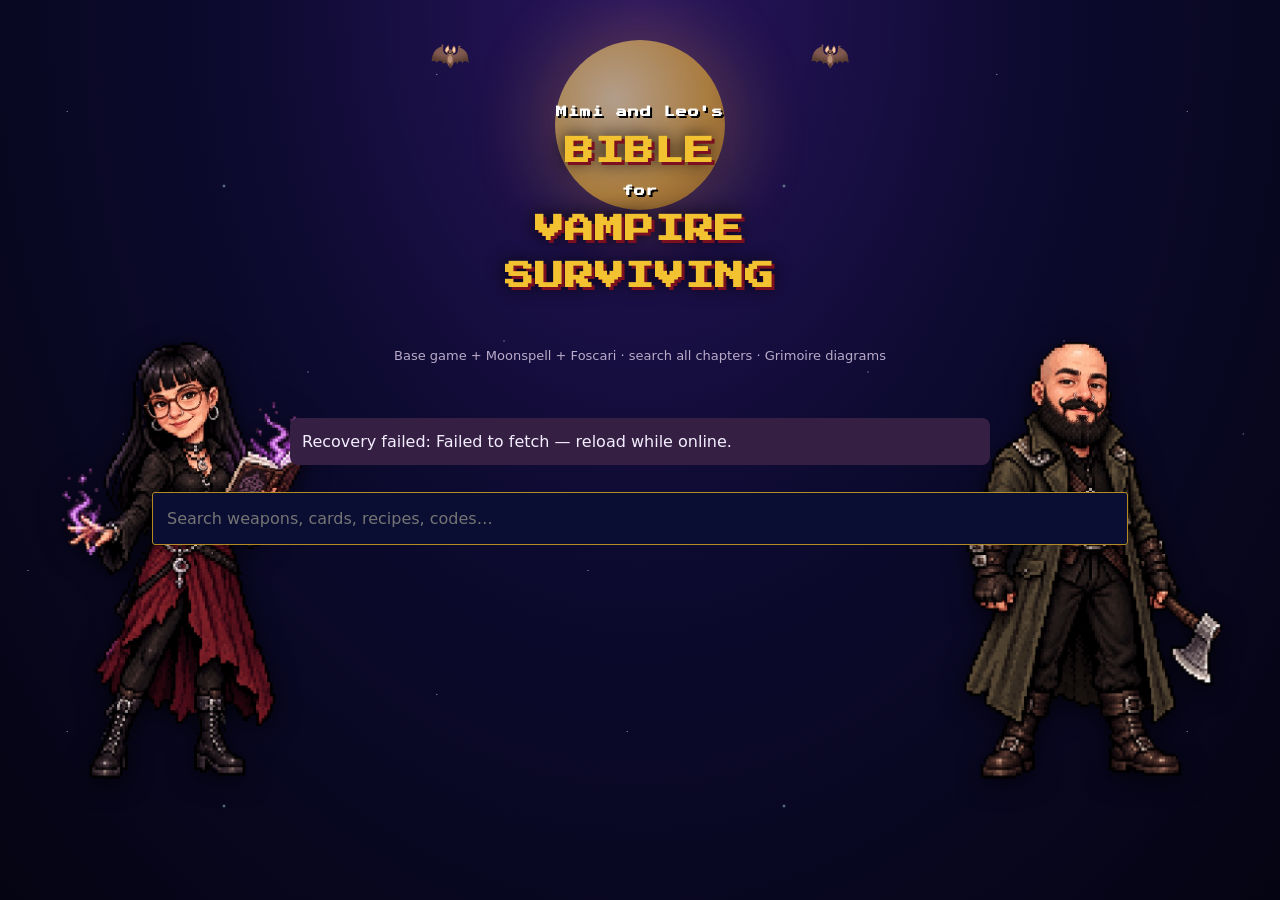
<file: index.html>
<!doctype html><html lang="en"><meta charset="utf-8"><meta name="viewport" content="width=device-width,initial-scale=1,viewport-fit=cover"><meta name="theme-color" content="#10091e"><link rel="manifest" href="manifest.webmanifest"><link rel="icon" type="image/png" sizes="192x192" href="icon-192.png"><link rel="apple-touch-icon" sizes="180x180" href="apple-touch-icon.png"><meta name="apple-mobile-web-app-capable" content="yes"><meta name="apple-mobile-web-app-title" content="VS Bible"><link rel="stylesheet" href="https://fonts.googleapis.com/css2?family=Press+Start+2P&display=swap"><title>Mimi and Leo's VS Bible</title><style>
*{box-sizing:border-box}body{margin:0;background:#10091e;color:#f4edff;font:16px/1.45 system-ui,sans-serif;padding-bottom:30px}.hidden{display:none!important}button,input{font:inherit}button,a{cursor:pointer}button{background:#302044;color:#fff;border:1px solid #826233;border-radius:9px;padding:12px}#home{text-align:center;padding:24px 14px}.logo{color:#ffd45e;line-height:1.3}.logo small{display:block;font-size:17px}#menu{display:grid;grid-template-columns:repeat(2,minmax(0,1fr));gap:12px;max-width:660px;margin:auto}.mb{text-align:left;min-height:100px}.mb b{display:block;font-size:26px}.mb i{display:block;font-size:12px;color:#d5bc86}.foot,.sb,.ch,.gnote{color:#b9abc9;font-size:13px}#bar{position:sticky;top:0;background:#10091ef5;z-index:4;padding:10px;display:flex;align-items:center;justify-content:space-between}#count{color:#ffd45e;font-size:13px}#searchwrap{max-width:1000px;margin:auto;padding:12px}#q{width:100%;padding:14px;background:#21152f;color:#fff;border:1px solid #97753d;border-radius:10px}#list{max-width:1000px;margin:auto;padding:12px}.item{display:flex;align-items:center;gap:12px;background:#251735;border:1px solid #443057;border-radius:10px;padding:12px;margin-bottom:9px;cursor:pointer}.meta{flex:1;min-width:0}.nm{font-weight:700}.sb{overflow:hidden;text-overflow:ellipsis;white-space:nowrap}.av{width:44px;height:44px;flex:0 0 44px;display:flex;align-items:center;justify-content:center;border-radius:8px;overflow:hidden}.av img{width:100%;height:100%;object-fit:contain;image-rendering:pixelated}.cd{font-size:11px;color:#ffd45e;max-width:30%;overflow:hidden;text-overflow:ellipsis}.grp,.cg{color:#ffd45e;margin:16px 0 8px}#sheet{position:fixed;inset:0;background:#000b;z-index:9;display:flex;align-items:flex-end;justify-content:center}.card{width:100%;max-width:750px;max-height:90dvh;overflow:auto;background:#21152f;padding:20px;border-radius:16px 16px 0 0}#close{float:right;position:sticky;top:0}.hero{display:flex;gap:14px;align-items:center}h2{color:#ffd45e;font-size:22px}.f{margin:14px 0;padding:12px;background:#160e21;border-radius:8px}.f b{display:block;font-size:12px;color:#ffd45e;text-transform:uppercase}.f div{white-space:pre-wrap}.lk,.wiki,.chip{color:#94d6ff}.chips{display:flex;gap:8px;flex-wrap:wrap}.chip{padding:6px;background:#35234c;border-radius:6px}.code{display:flex;align-items:center;gap:9px;padding:12px;background:#392708}.code code{flex:1;word-break:break-all;color:#ffdb7d}.empty{text-align:center;padding:30px}.grimoire{display:grid;grid-template-columns:repeat(auto-fit,minmax(min(100%,420px),1fr));gap:10px}.gcard{border:1px solid #705233;background:#21152f;border-radius:12px;padding:12px}.grow{display:flex;align-items:center;gap:6px;flex-wrap:wrap}.gnode{padding:7px;border-radius:7px;background:#45305e;font-weight:600;font-size:13px}.gnode.passive{background:#164958}.gnode.gevolution{background:#624309;color:#ffe3a0}.gnode.gunion{background:#612042;color:#ffd3eb}.gplus,.garrow{color:#ffd45e}.gnote{margin-top:9px}#status{max-width:700px;margin:15px auto;padding:12px;background:#352044;border-radius:8px}
html{background:#07061a}body{min-height:100vh;background:radial-gradient(ellipse at 50% 0,#2a1560 0,#0c0a2e 45%,#050412 100%) fixed}#stars{position:fixed;inset:0;z-index:0;pointer-events:none;opacity:.6;background-image:radial-gradient(1px 1px at 12% 18%,white,transparent),radial-gradient(1px 1px at 78% 12%,white,transparent),radial-gradient(2px 2px at 40% 30%,#cfe,transparent),radial-gradient(1px 1px at 90% 55%,white,transparent),radial-gradient(1px 1px at 22% 70%,white,transparent),radial-gradient(2px 2px at 65% 82%,#fde,transparent),radial-gradient(1px 1px at 5% 92%,white,transparent),radial-gradient(1px 1px at 55% 60%,white,transparent);background-size:560px 620px}#home,#searchwrap,#list,#status{position:relative;z-index:1}#home{padding-top:32px}.moon{position:absolute;left:50%;top:40px;width:170px;height:170px;transform:translateX(-50%);border-radius:50%;background:radial-gradient(circle at 35% 35%,#ffe9a8,#f2b535 60%,#b9780f);box-shadow:0 0 70px 20px #f2a53555;opacity:.65;pointer-events:none;z-index:-1}.bats{display:flex;justify-content:space-between;max-width:420px;margin:auto;font-size:32px;pointer-events:none}.bats span{animation:batFloat 3s ease-in-out infinite}.bats span+span{animation-delay:-1.5s}@keyframes batFloat{50%{transform:translateY(9px) rotate(8deg)}}.logo{font-family:'Press Start 2P',monospace;font-size:clamp(18px,4.8vw,29px);line-height:1.6;color:#f2c230;text-shadow:3px 3px 0 #7a1020,0 0 18px #000;letter-spacing:1px;margin:25px 0 34px}.logo small{font-size:11px;line-height:1.8;color:white;text-shadow:2px 2px black;margin:6px 0}#menu{max-width:560px;gap:14px}.mb{font-family:'Press Start 2P',monospace;font-size:10px;line-height:1.7;overflow-wrap:anywhere;border:0;border-radius:0;background:linear-gradient(#1b2070,#0e1240);box-shadow:0 0 0 2px #04051a,0 0 0 4px #a87d10,inset 0 0 0 2px #3a44b8}.mb:active{transform:translateY(2px);background:#29358b}.mb i{font-family:system-ui,sans-serif}.item{background:linear-gradient(#141a58,#0c1040);border-color:#4654b4;border-radius:3px}.card{background:linear-gradient(#10145a,#080a2c);border-top:2px solid #f2c230}#q{background:#0b0e33;border-color:#b58b26;border-radius:3px}.f{background:#0a0d3a;border:1px solid #232c88}.gcard{background:linear-gradient(#141a58,#0c1040);border-color:#a87d10}.gnote{line-height:1.5}#detail h2{font-family:'Press Start 2P',monospace;font-size:14px;line-height:1.7;overflow-wrap:anywhere}#bar{background:#07061af5}#back{border-radius:2px;background:#ad2440}@media(prefers-reduced-motion:reduce){.bats span{animation:none}}
#home .menu-stage{position:relative;max-width:560px;margin:0 auto}#home .character-art{margin:0 auto 24px;width:100%;pointer-events:none}#home .character-art img{display:block;width:100%;height:auto;aspect-ratio:1155/911;object-fit:contain;filter:drop-shadow(0 5px 12px #0009)}@media(min-width:1250px){#home .character-art{height:0;margin:0}#home .character-art img{position:absolute;width:1px;height:1px;opacity:0}#home .character-art::before,#home .character-art::after{content:'';position:absolute;top:0;width:285px;height:450px;background-image:url('demi-and-leo.png');background-repeat:no-repeat;background-size:auto 450px;filter:drop-shadow(0 5px 12px #0009);pointer-events:none}#home .character-art::before{right:calc(100% + 24px);background-position:left center}#home .character-art::after{left:calc(100% + 24px);background-position:right center}}
</style><body><div id="stars" aria-hidden="true"></div><div id="bar" class="hidden"><button id="back">◀ MENU</button><span id="count"></span></div><section id="home"><div class="moon" aria-hidden="true"></div><div class="bats" aria-hidden="true"><span>🦇</span><span>🦇</span></div><h1 class="logo"><small>Mimi and Leo's</small>BIBLE<small>for</small>VAMPIRE<br>SURVIVING</h1><div class="menu-stage"><div class="character-art"><img src="demi-and-leo.png" width="1155" height="911" alt="Demi and Leo as Vampire Survivors-style characters, with a purple spellbook and an axe" fetchpriority="high" decoding="async"></div><div id="menu"></div></div><p class="foot">Base game + Moonspell + Foscari · search all chapters · Grimoire diagrams</p></section><p id="status" role="status">Restoring reference database…</p><div id="searchwrap"><input id="q" type="search" placeholder="Search weapons, cards, recipes, codes…" autocomplete="off"></div><main id="list" class="hidden"></main><div id="sheet" class="hidden"><div class="card"><button id="close">✕</button><div id="detail"></div></div></div><script src="data.js?audit=1"></script><script>
(async()=>{const status=document.getElementById('status');try{let source=null;try{source=localStorage.getItem('vs-recovery-database-81')}catch(e){}if(!source){const r=await fetch('https://raw.githubusercontent.com/leonardovitolowork-hash/vs-bible/81e67dc14ecbc361b4a2d047669e4b46cd8e0454/data.js');if(!r.ok)throw Error('Database download: '+r.status);source=await r.text()}window.E=new Function(source+';return E;')();if(!Array.isArray(E)||E.length<100)throw Error('Incomplete database');try{localStorage.setItem('vs-recovery-database-81',source);localStorage.removeItem('vsimg2')}catch(e){}for(const e of E){if(e.c==='Weapons')delete e.code}const evolutions=E.filter(e=>e.c==='Evolutions');evolutions.forEach(e=>E.push({c:'Grimoire',n:e.n,s:e.s,f:[['Recipe',e.s],['Type',['Vandalier','Phieraggi','Fuwalafuwaloo'].includes(e.n)?'Union':'Evolution']]}));window.applyEvolutionAudit(E);const s=document.createElement('script');s.src='app.js?recovery=1';s.onload=()=>{status.textContent='Recovery loaded · '+E.length+' entries';setTimeout(()=>status.remove(),3500)};s.onerror=()=>status.textContent='App script did not load. Please refresh while online.';document.body.appendChild(s)}catch(e){status.textContent='Recovery failed: '+e.message+' — reload while online.'}})();
</script><script src="sprites.js?v=1"></script></body></html>
</file>
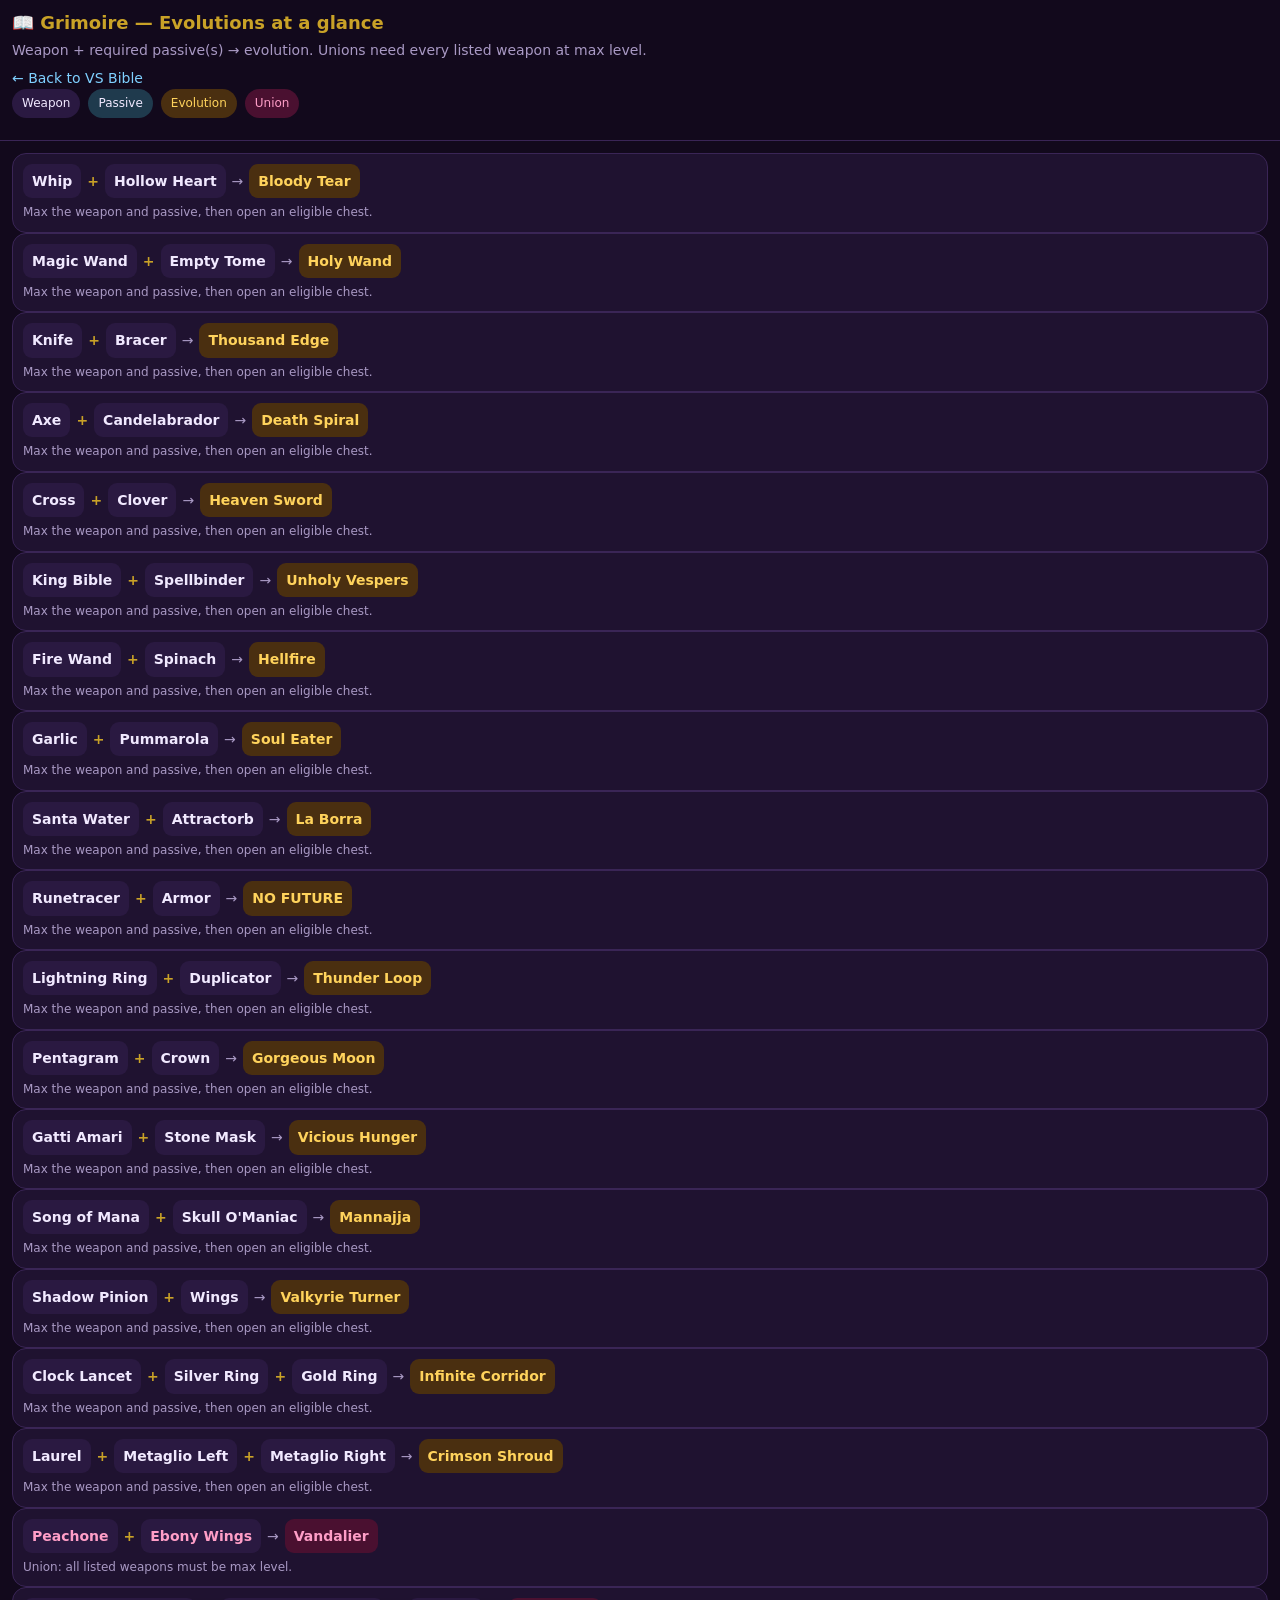
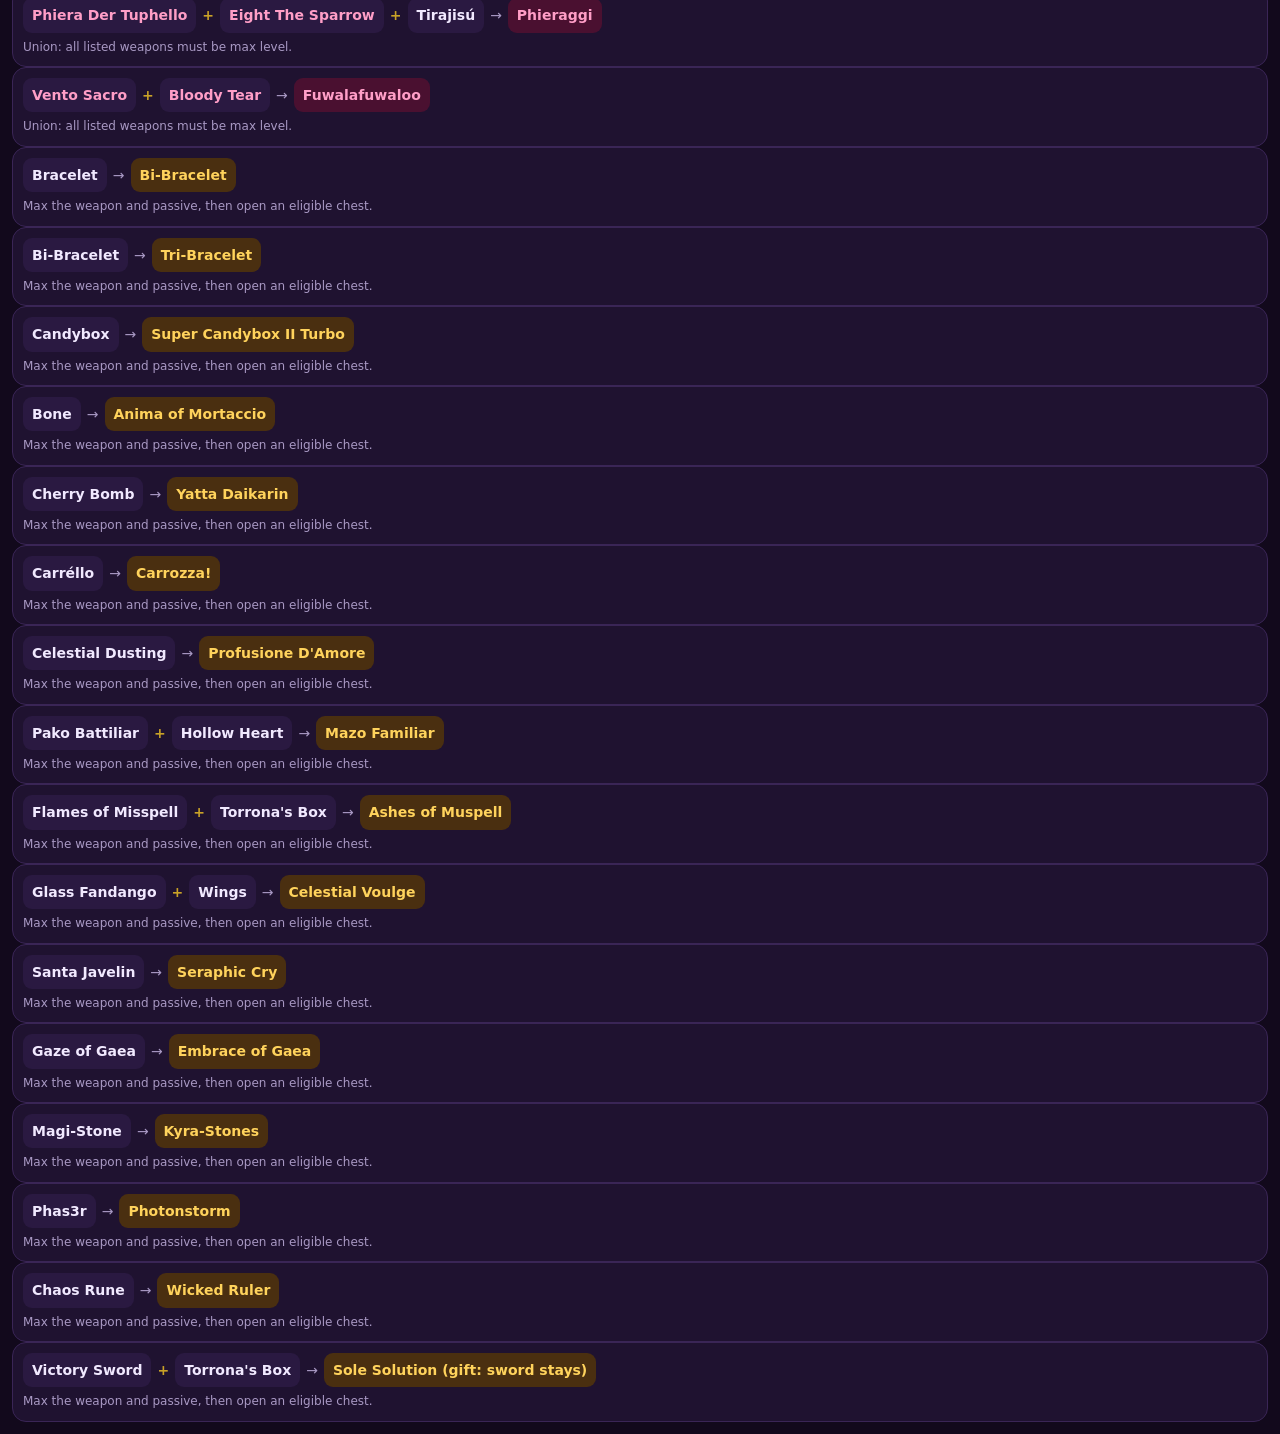
<file: grimoire.html>
<!doctype html>
<html lang="en">
<head>
<meta charset="utf-8">
<meta name="viewport" content="width=device-width,initial-scale=1">
<title>Grimoire — VS Bible</title>
<style>
body{margin:0;background:#12091c;color:#f1e9ff;font:14px/1.45 system-ui,Segoe UI,Roboto,sans-serif}
header{position:sticky;top:0;background:#12091c;padding:10px 12px;border-bottom:1px solid #3a2556;z-index:2}
h1{margin:0;color:#c9a227;font-size:18px}
p{color:#a999c4;margin:4px 0 0}
.back{display:inline-block;margin-top:8px;color:#7fd0ff;text-decoration:none}
main{padding:12px}
.legend{display:flex;flex-wrap:wrap;gap:8px;margin-bottom:12px}
.pill{padding:6px 10px;border-radius:999px;font-size:12px}
.w{background:#2a1941}.p{background:#1f3a4d}.e{background:#4a2f10;color:#ffd35c}.u{background:#4a1030;color:#ff9ec7}
.grid{display:grid;grid-template-columns:1fr;gap:10px}
@media(min-width:680px){.grid{grid-template-columns:1fr 1fr}}
.card{background:#1f1230;border:1px solid #3a2556;border-radius:14px;padding:10px}
.row{display:flex;align-items:center;gap:6px;flex-wrap:wrap}
.node{padding:7px 9px;border-radius:9px;font-weight:700;background:#2a1941}
.plus{color:#c9a227;font-weight:800}
.arrow{color:#a999c4}
.result{background:#4a2f10;color:#ffd35c}
.union{background:#4a1030;color:#ff9ec7}
.small{color:#a999c4;font-size:12px;margin-top:6px}
</style>
</head>
<body>
<header>
<h1>📖 Grimoire — Evolutions at a glance</h1>
<p>Weapon + required passive(s) → evolution. Unions need every listed weapon at max level.</p>
<a class="back" href="index.html">← Back to VS Bible</a>
<div class="legend">
<span class="pill w">Weapon</span><span class="pill p">Passive</span><span class="pill e">Evolution</span><span class="pill u">Union</span>
</div>
</header>
<main id="g"></main>
<script>
const R=[
["Whip",["Hollow Heart"],"Bloody Tear"],
["Magic Wand",["Empty Tome"],"Holy Wand"],
["Knife",["Bracer"],"Thousand Edge"],
["Axe",["Candelabrador"],"Death Spiral"],
["Cross",["Clover"],"Heaven Sword"],
["King Bible",["Spellbinder"],"Unholy Vespers"],
["Fire Wand",["Spinach"],"Hellfire"],
["Garlic",["Pummarola"],"Soul Eater"],
["Santa Water",["Attractorb"],"La Borra"],
["Runetracer",["Armor"],"NO FUTURE"],
["Lightning Ring",["Duplicator"],"Thunder Loop"],
["Pentagram",["Crown"],"Gorgeous Moon"],
["Gatti Amari",["Stone Mask"],"Vicious Hunger"],
["Song of Mana",["Skull O'Maniac"],"Mannajja"],
["Shadow Pinion",["Wings"],"Valkyrie Turner"],
["Clock Lancet",["Silver Ring","Gold Ring"],"Infinite Corridor"],
["Laurel",["Metaglio Left","Metaglio Right"],"Crimson Shroud"],
["Peachone + Ebony Wings",[],"Vandalier",1],
["Phiera Der Tuphello + Eight The Sparrow",["Tirajisú"],"Phieraggi",1],
["Vento Sacro + Bloody Tear",[],"Fuwalafuwaloo",1],
["Bracelet",[],"Bi-Bracelet"],
["Bi-Bracelet",[],"Tri-Bracelet"],
["Candybox",[],"Super Candybox II Turbo"],
["Bone",[],"Anima of Mortaccio"],
["Cherry Bomb",[],"Yatta Daikarin"],
["Carréllo",[],"Carrozza!"],
["Celestial Dusting",[],"Profusione D'Amore"],
["Pako Battiliar",["Hollow Heart"],"Mazo Familiar"],
["Flames of Misspell",["Torrona's Box"],"Ashes of Muspell"],
["Glass Fandango",["Wings"],"Celestial Voulge"],
["Santa Javelin",[],"Seraphic Cry"],
["Gaze of Gaea",[],"Embrace of Gaea"],
["Magi-Stone",[],"Kyra-Stones"],
["Phas3r",[],"Photonstorm"],
["Chaos Rune",[],"Wicked Ruler"],
["Victory Sword",["Torrona's Box"],"Sole Solution (gift: sword stays)"]
];
document.getElementById('g').innerHTML=R.map(r=>{
 const union=r[3];
 const left=r[0].split(' + ').map(x=>'<span class="node '+(union?'u':'w')+'">'+x+'</span>').join('<span class="plus">+</span>');
 const pass=r[1].map(x=>'<span class="node p">'+x+'</span>').join('<span class="plus">+</span>');
 return '<div class="card"><div class="row">'+left+(pass?'<span class="plus">+</span>'+pass:'')+'<span class="arrow">→</span><span class="node '+(union?'union':'result')+'">'+r[2]+'</span></div><div class="small">'+(union?'Union: all listed weapons must be max level.':'Max the weapon and passive, then open an eligible chest.')+'</div></div>';
}).join('');
</script>
</body>
</html>
</file>
